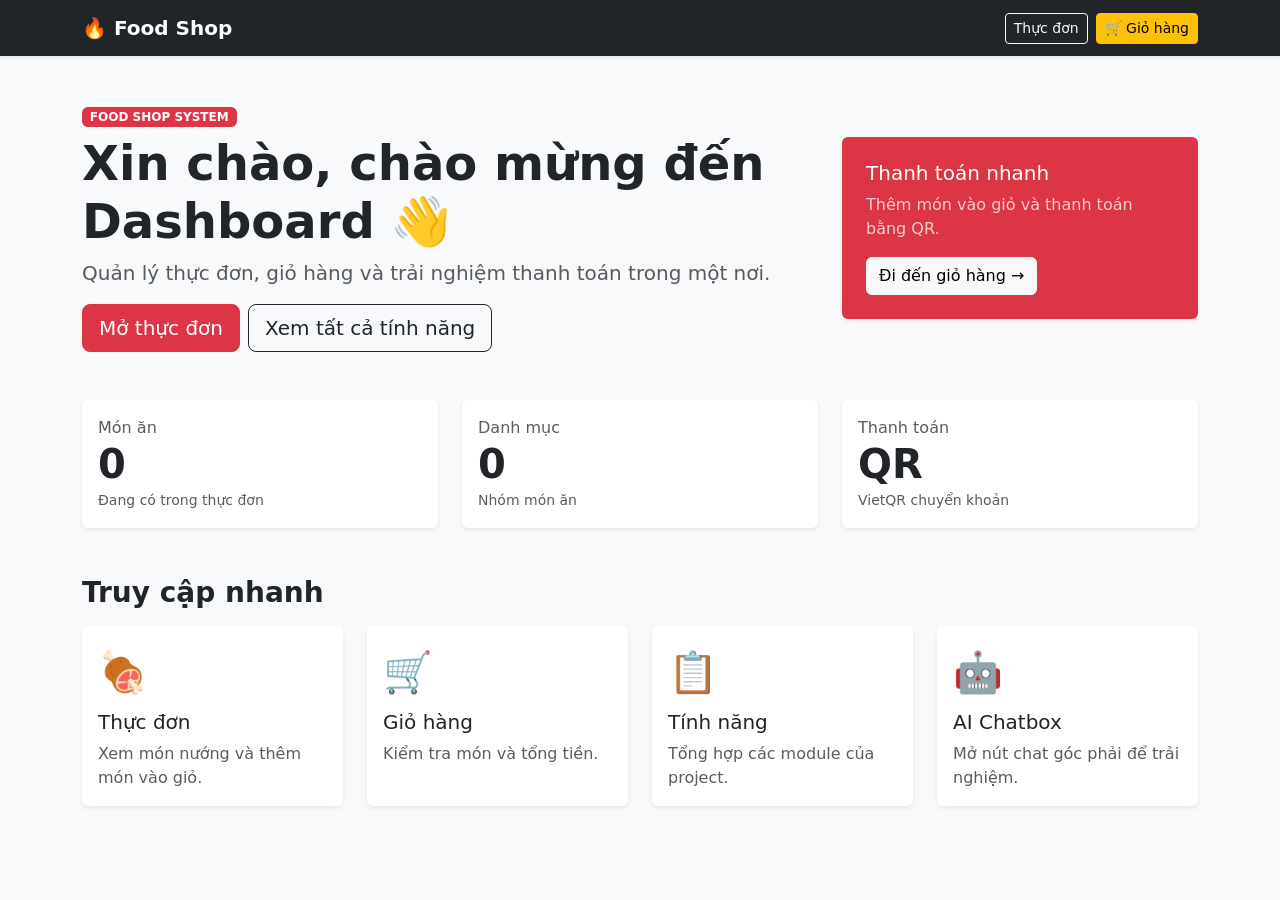
<file: src/main/resources/templates/dashboard.html>
<!DOCTYPE html>
<html lang="vi" xmlns:th="http://www.thymeleaf.org">
<head>
    <meta charset="UTF-8">
    <meta name="viewport" content="width=device-width, initial-scale=1">
    <title>Food Shop Dashboard</title>
    <link href="https://cdn.jsdelivr.net/npm/bootstrap@5.3.3/dist/css/bootstrap.min.css" rel="stylesheet">
    <link rel="stylesheet" th:href="@{/css/style.css}">
</head>
<body class="bg-light">
<nav class="navbar navbar-expand-lg navbar-dark bg-dark shadow-sm">
    <div class="container">
        <a class="navbar-brand fw-bold" th:href="@{/}">🔥 Food Shop</a>
        <div class="d-flex gap-2">
            <a class="btn btn-outline-light btn-sm" th:href="@{/food/donuong}">Thực đơn</a>
            <a class="btn btn-warning btn-sm" th:href="@{/cart}">🛒 Giỏ hàng</a>
        </div>
    </div>
</nav>

<main class="container py-5">
    <div class="row align-items-center g-4 mb-5">
        <div class="col-lg-8">
            <span class="badge text-bg-danger mb-2">FOOD SHOP SYSTEM</span>
            <h1 class="display-5 fw-bold">Xin chào, chào mừng đến Dashboard 👋</h1>
            <p class="lead text-muted">Quản lý thực đơn, giỏ hàng và trải nghiệm thanh toán trong một nơi.</p>
            <div class="d-flex flex-wrap gap-2">
                <a class="btn btn-danger btn-lg" th:href="@{/food/donuong}">Mở thực đơn</a>
                <a class="btn btn-outline-dark btn-lg" th:href="@{/features}">Xem tất cả tính năng</a>
            </div>
        </div>
        <div class="col-lg-4">
            <div class="card border-0 shadow-sm bg-danger text-white">
                <div class="card-body p-4">
                    <h5 class="card-title">Thanh toán nhanh</h5>
                    <p class="card-text opacity-75">Thêm món vào giỏ và thanh toán bằng QR.</p>
                    <a class="btn btn-light" th:href="@{/cart}">Đi đến giỏ hàng →</a>
                </div>
            </div>
        </div>
    </div>

    <div class="row g-4 mb-5">
        <div class="col-md-4"><div class="card border-0 shadow-sm h-100"><div class="card-body"><div class="text-muted">Món ăn</div><div class="display-6 fw-bold" th:text="${foodCount}">0</div><small class="text-muted">Đang có trong thực đơn</small></div></div></div>
        <div class="col-md-4"><div class="card border-0 shadow-sm h-100"><div class="card-body"><div class="text-muted">Danh mục</div><div class="display-6 fw-bold" th:text="${categoryCount}">0</div><small class="text-muted">Nhóm món ăn</small></div></div></div>
        <div class="col-md-4"><div class="card border-0 shadow-sm h-100"><div class="card-body"><div class="text-muted">Thanh toán</div><div class="display-6 fw-bold">QR</div><small class="text-muted">VietQR chuyển khoản</small></div></div></div>
    </div>

    <h3 class="fw-bold mb-3">Truy cập nhanh</h3>
    <div class="row g-4">
        <div class="col-md-6 col-lg-3"><a class="text-decoration-none" th:href="@{/food/donuong}"><div class="card border-0 shadow-sm h-100"><div class="card-body"><div class="fs-1">🍖</div><h5 class="text-dark mt-2">Thực đơn</h5><p class="text-muted mb-0">Xem món nướng và thêm món vào giỏ.</p></div></div></a></div>
        <div class="col-md-6 col-lg-3"><a class="text-decoration-none" th:href="@{/cart}"><div class="card border-0 shadow-sm h-100"><div class="card-body"><div class="fs-1">🛒</div><h5 class="text-dark mt-2">Giỏ hàng</h5><p class="text-muted mb-0">Kiểm tra món và tổng tiền.</p></div></div></a></div>
        <div class="col-md-6 col-lg-3"><a class="text-decoration-none" th:href="@{/features}"><div class="card border-0 shadow-sm h-100"><div class="card-body"><div class="fs-1">📋</div><h5 class="text-dark mt-2">Tính năng</h5><p class="text-muted mb-0">Tổng hợp các module của project.</p></div></div></a></div>
        <div class="col-md-6 col-lg-3"><div class="card border-0 shadow-sm h-100"><div class="card-body"><div class="fs-1">🤖</div><h5 class="text-dark mt-2">AI Chatbox</h5><p class="text-muted mb-0">Mở nút chat góc phải để trải nghiệm.</p></div></div></div>
    </div>
</main>

<div th:replace="~{fragments/chat-widget :: chatWidget}"></div>
<script th:src="@{/js/chat-widget.js}"></script>
</body>
</html>
</file>
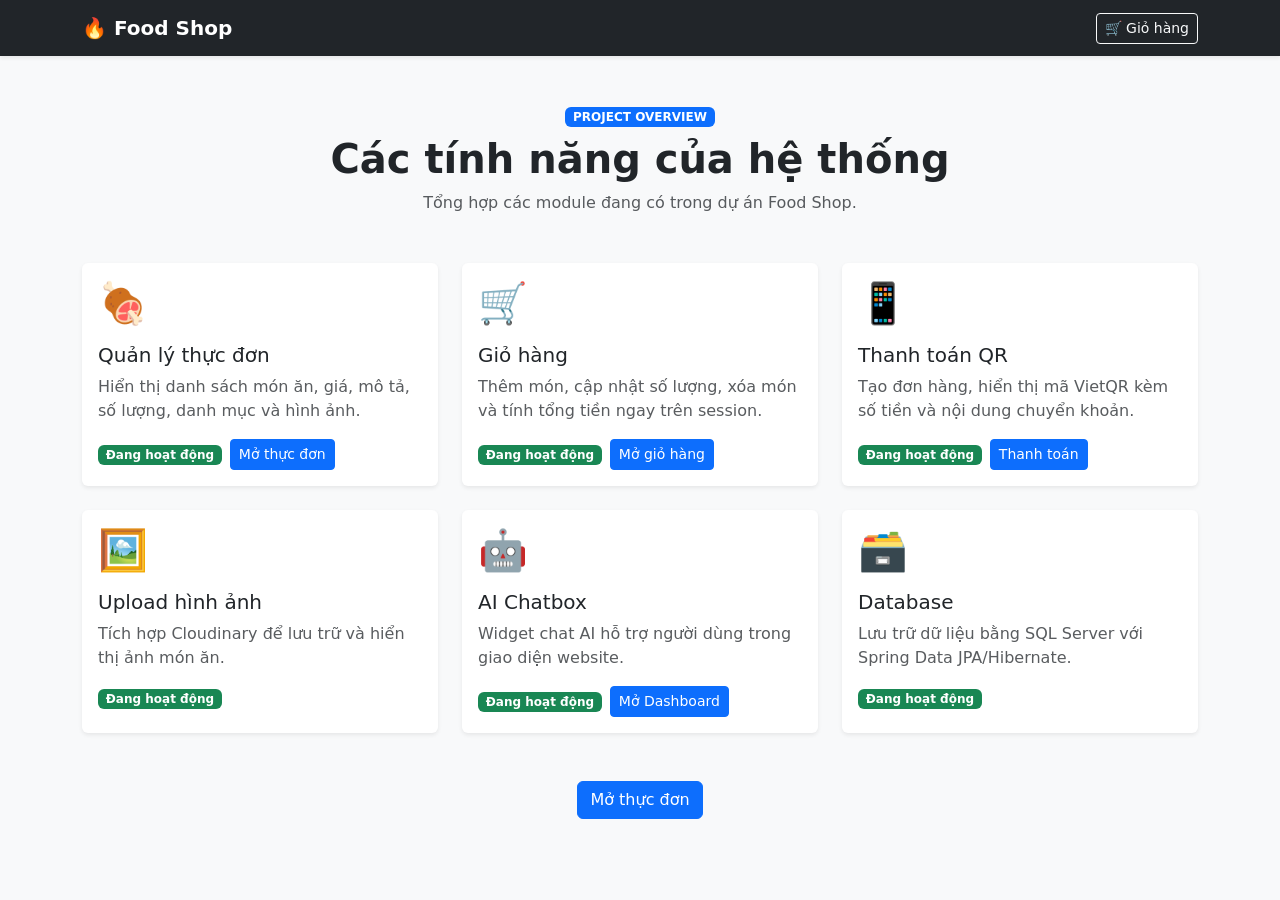
<file: src/main/resources/templates/features.html>
<!DOCTYPE html>
<html lang="vi" xmlns:th="http://www.thymeleaf.org">
<head>
    <meta charset="UTF-8"><meta name="viewport" content="width=device-width, initial-scale=1">
    <title>Tính năng hệ thống</title>
    <link href="https://cdn.jsdelivr.net/npm/bootstrap@5.3.3/dist/css/bootstrap.min.css" rel="stylesheet">
</head>
<body class="bg-light">
<nav class="navbar navbar-dark bg-dark shadow-sm"><div class="container"><a class="navbar-brand fw-bold" th:href="@{/food/donuong}">🔥 Food Shop</a><a class="btn btn-outline-light btn-sm" th:href="@{/cart}">🛒 Giỏ hàng</a></div></nav>
<main class="container py-5">
    <div class="text-center mb-5"><span class="badge text-bg-primary mb-2">PROJECT OVERVIEW</span><h1 class="fw-bold">Các tính năng của hệ thống</h1><p class="text-muted">Tổng hợp các module đang có trong dự án Food Shop.</p></div>
    <div class="row g-4">
        <div class="col-md-6 col-lg-4"><div class="card h-100 border-0 shadow-sm feature-card" role="button" tabindex="0" onclick="location.href='/food/donuong'"><div class="card-body d-flex flex-column"><div class="display-6">🍖</div><h5 class="mt-3">Quản lý thực đơn</h5><p class="text-muted">Hiển thị danh sách món ăn, giá, mô tả, số lượng, danh mục và hình ảnh.</p><div class="mt-auto"><span class="badge text-bg-success">Đang hoạt động</span><a class="btn btn-sm btn-primary ms-2" th:href="@{/food/donuong}">Mở thực đơn</a></div></div></div></div>
        <div class="col-md-6 col-lg-4"><div class="card h-100 border-0 shadow-sm feature-card" role="button" tabindex="0" onclick="location.href='/cart'"><div class="card-body d-flex flex-column"><div class="display-6">🛒</div><h5 class="mt-3">Giỏ hàng</h5><p class="text-muted">Thêm món, cập nhật số lượng, xóa món và tính tổng tiền ngay trên session.</p><div class="mt-auto"><span class="badge text-bg-success">Đang hoạt động</span><a class="btn btn-sm btn-primary ms-2" th:href="@{/cart}">Mở giỏ hàng</a></div></div></div></div>
        <div class="col-md-6 col-lg-4"><div class="card h-100 border-0 shadow-sm feature-card" role="button" tabindex="0" onclick="location.href='/cart'"><div class="card-body d-flex flex-column"><div class="display-6">📱</div><h5 class="mt-3">Thanh toán QR</h5><p class="text-muted">Tạo đơn hàng, hiển thị mã VietQR kèm số tiền và nội dung chuyển khoản.</p><div class="mt-auto"><span class="badge text-bg-success">Đang hoạt động</span><a class="btn btn-sm btn-primary ms-2" th:href="@{/cart}">Thanh toán</a></div></div></div></div>
        <div class="col-md-6 col-lg-4"><div class="card h-100 border-0 shadow-sm"><div class="card-body"><div class="display-6">🖼️</div><h5 class="mt-3">Upload hình ảnh</h5><p class="text-muted">Tích hợp Cloudinary để lưu trữ và hiển thị ảnh món ăn.</p><span class="badge text-bg-success">Đang hoạt động</span></div></div></div>
        <div class="col-md-6 col-lg-4"><div class="card h-100 border-0 shadow-sm feature-card" role="button" tabindex="0" onclick="location.href='/'"><div class="card-body d-flex flex-column"><div class="display-6">🤖</div><h5 class="mt-3">AI Chatbox</h5><p class="text-muted">Widget chat AI hỗ trợ người dùng trong giao diện website.</p><div class="mt-auto"><span class="badge text-bg-success">Đang hoạt động</span><a class="btn btn-sm btn-primary ms-2" th:href="@{/}">Mở Dashboard</a></div></div></div></div>
        <div class="col-md-6 col-lg-4"><div class="card h-100 border-0 shadow-sm"><div class="card-body"><div class="display-6">🗃️</div><h5 class="mt-3">Database</h5><p class="text-muted">Lưu trữ dữ liệu bằng SQL Server với Spring Data JPA/Hibernate.</p><span class="badge text-bg-success">Đang hoạt động</span></div></div></div>
    </div>
    <div class="text-center mt-5"><a class="btn btn-primary" th:href="@{/food/donuong}">Mở thực đơn</a></div>
</main>
<style>
    .feature-card { cursor: pointer; transition: transform .2s, box-shadow .2s; }
    .feature-card:hover { transform: translateY(-4px); box-shadow: 0 .5rem 1rem rgba(0,0,0,.15) !important; }
</style>
</body>
</html>
</file>
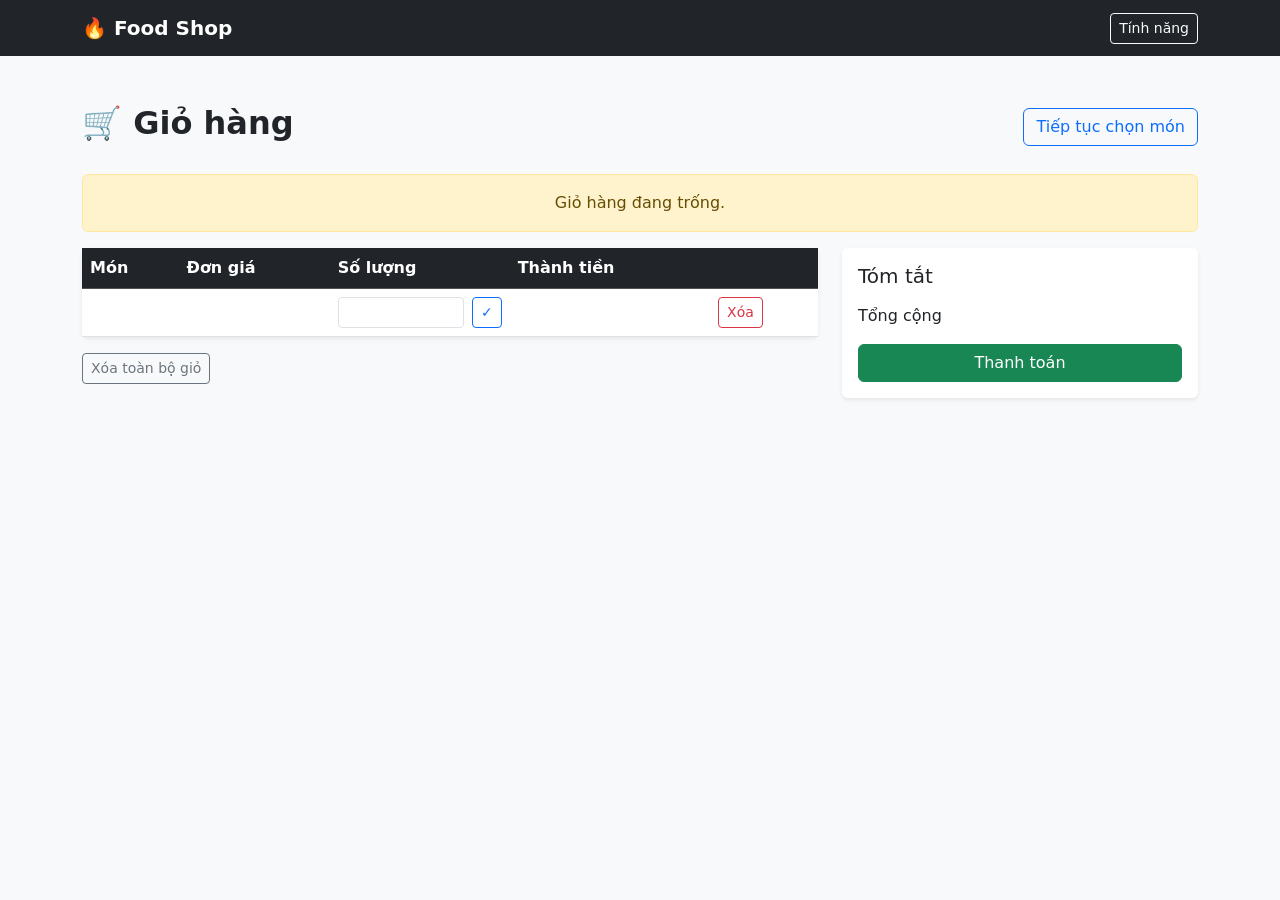
<file: src/main/resources/templates/cart/view.html>
<!DOCTYPE html>
<html lang="vi" xmlns:th="http://www.thymeleaf.org">
<head>
    <meta charset="UTF-8"><title>Giỏ hàng</title>
    <link href="https://cdn.jsdelivr.net/npm/bootstrap@5.3.3/dist/css/bootstrap.min.css" rel="stylesheet">
</head>
<body class="bg-light">
<nav class="navbar navbar-dark bg-dark"><div class="container"><a class="navbar-brand fw-bold" th:href="@{/food/donuong}">🔥 Food Shop</a><a class="btn btn-outline-light btn-sm" th:href="@{/features}">Tính năng</a></div></nav>
<div class="container py-5">
    <div class="d-flex justify-content-between align-items-center mb-4"><h2 class="fw-bold">🛒 Giỏ hàng</h2><a class="btn btn-outline-primary" th:href="@{/food/donuong}">Tiếp tục chọn món</a></div>
    <div th:if="${#lists.isEmpty(cartLines)}" class="alert alert-warning text-center">Giỏ hàng đang trống.</div>
    <div th:unless="${#lists.isEmpty(cartLines)}" class="row g-4">
        <div class="col-lg-8">
            <div class="card border-0 shadow-sm"><div class="table-responsive"><table class="table align-middle mb-0">
                <thead class="table-dark"><tr><th>Món</th><th>Đơn giá</th><th style="width:180px">Số lượng</th><th>Thành tiền</th><th></th></tr></thead>
                <tbody><tr th:each="line : ${cartLines}">
                    <td><div class="fw-bold" th:text="${line.food.name}"></div><small class="text-muted" th:text="${line.food.description}"></small></td>
                    <td th:text="${line.food.price} + ' VNĐ'"></td>
                    <td><form class="d-flex" method="post" th:action="@{/cart/update}"><input type="hidden" name="foodId" th:value="${line.food.id}"><input class="form-control form-control-sm me-2" type="number" name="quantity" min="1" th:value="${line.quantity}"><button class="btn btn-outline-primary btn-sm">✓</button></form></td>
                    <td class="fw-bold text-danger" th:text="${line.subtotal} + ' VNĐ'"></td>
                    <td><form method="post" th:action="@{/cart/remove}"><input type="hidden" name="foodId" th:value="${line.food.id}"><button class="btn btn-outline-danger btn-sm">Xóa</button></form></td>
                </tr></tbody>
            </table></div></div>
            <form class="mt-3" method="post" th:action="@{/cart/clear}"><button class="btn btn-outline-secondary btn-sm">Xóa toàn bộ giỏ</button></form>
        </div>
        <div class="col-lg-4"><div class="card border-0 shadow-sm"><div class="card-body"><h5>Tóm tắt</h5><div class="d-flex justify-content-between my-3"><span>Tổng cộng</span><strong class="text-danger" th:text="${cartTotal} + ' VNĐ'"></strong></div><a class="btn btn-success w-100" th:href="@{/checkout}">Thanh toán</a></div></div></div>
    </div>
</div>
</body>
</html>
</file>
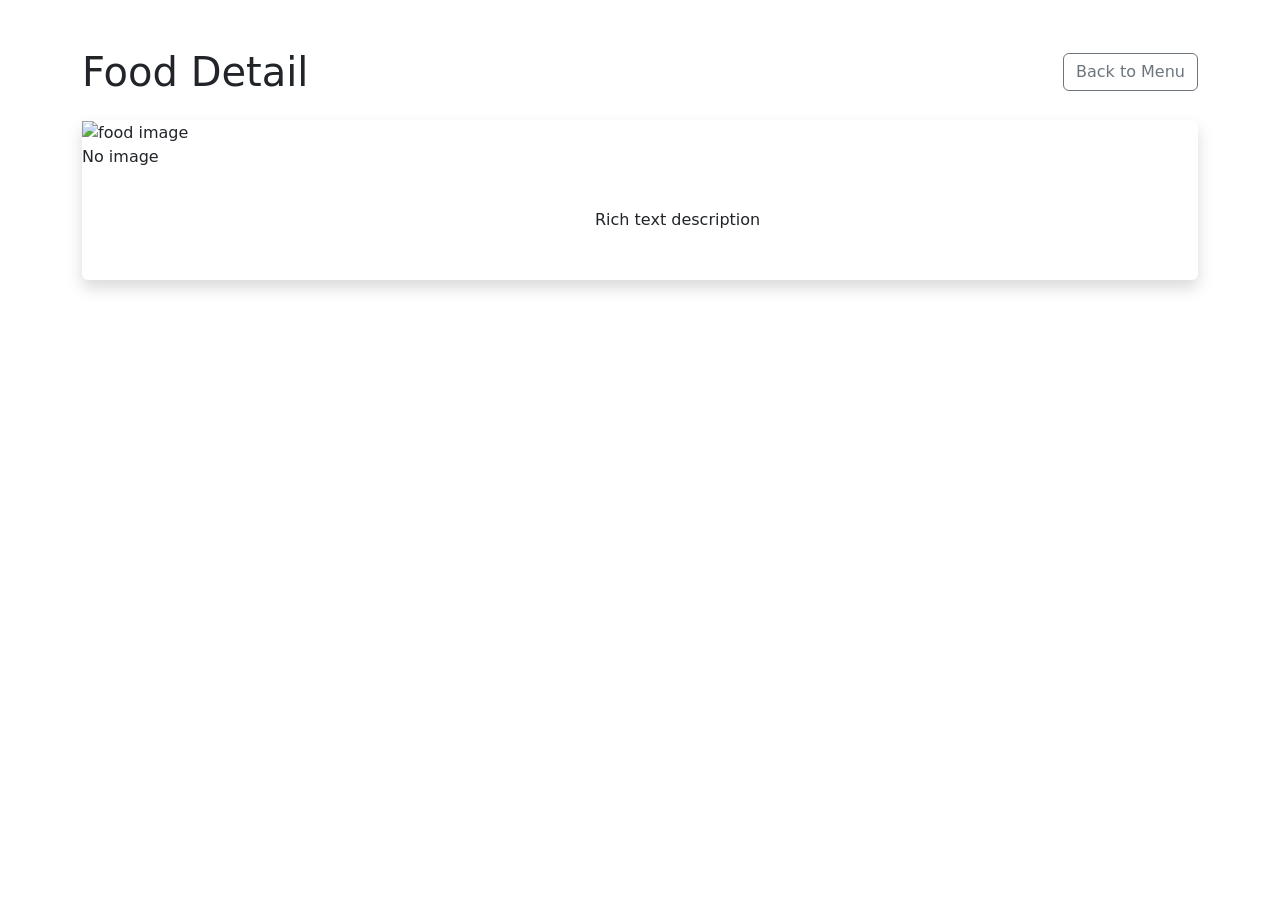
<file: src/main/resources/templates/food/detail.html>
<!DOCTYPE html>
<html lang="en" xmlns:th="http://www.thymeleaf.org">
<head>
    <meta charset="UTF-8">
    <title>Food Detail</title>
    <link href="https://cdn.jsdelivr.net/npm/bootstrap@5.3.3/dist/css/bootstrap.min.css" rel="stylesheet">
    <link rel="stylesheet" th:href="@{/css/style.css}">
</head>
<body>
<div class="container py-5">
    <div class="d-flex justify-content-between align-items-center mb-4">
        <h1 class="mb-0">Food Detail</h1>
        <a class="btn btn-outline-secondary" th:href="@{/food/donuong}">Back to Menu</a>
    </div>

    <div class="card shadow border-0 detail-card">
        <div class="row g-0">
            <div class="col-lg-5">
                <img th:if="${food.imageUrl != null}" th:src="${food.imageUrl}" class="detail-image" alt="food image">
                <div th:if="${food.imageUrl == null}" class="detail-image detail-image-placeholder">
                    No image
                </div>
            </div>

            <div class="col-lg-7">
                <div class="card-body p-4 p-lg-5">
                    <span class="badge bg-warning text-dark mb-3" th:text="${food.category.name}"></span>
                    <h2 class="mb-3" th:text="${food.name}"></h2>

                    <div class="d-flex gap-3 flex-wrap mb-4">
                        <span class="badge bg-danger detail-badge" th:text="${food.price} + ' VND'"></span>
                        <span class="badge bg-success detail-badge" th:text="'Qty: ' + ${food.quantity}"></span>
                    </div>

                    <div class="richtext-card">
                        <div class="richtext-label">Rich text description</div>
                        <div class="richtext-output" th:utext="${food.description}"></div>
                    </div>
                </div>
            </div>
        </div>
    </div>
</div>
</body>
</html>
</file>
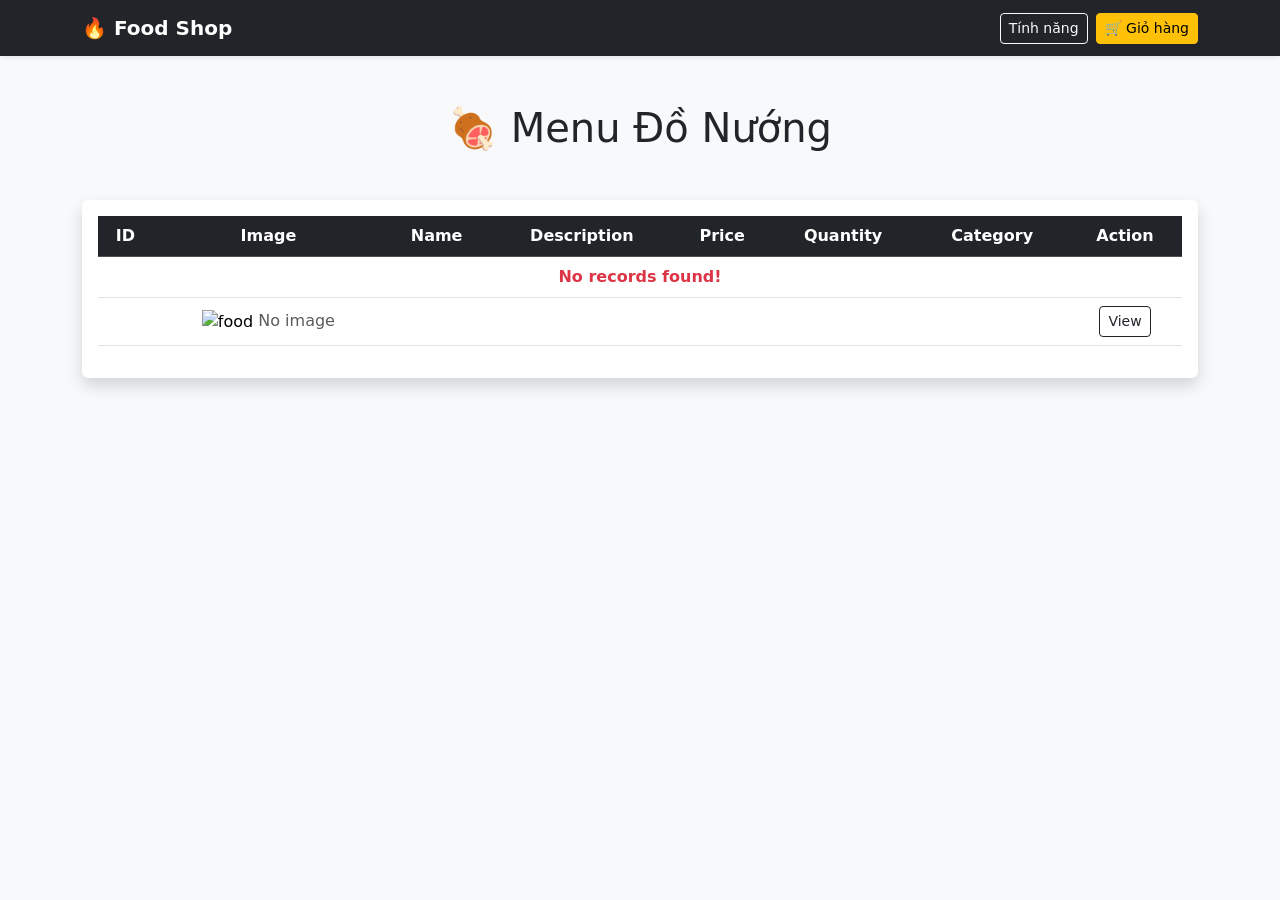
<file: src/main/resources/templates/food/list.html>
<!DOCTYPE html>
<html lang="en" xmlns:th="http://www.thymeleaf.org">
<head>
    <meta charset="UTF-8">
    <title>Menu Đồ Nướng</title>

    <!-- Bootstrap -->
    <link href="https://cdn.jsdelivr.net/npm/bootstrap@5.3.3/dist/css/bootstrap.min.css" rel="stylesheet">

    <!-- Custom CSS -->
    <link rel="stylesheet" th:href="@{/css/style.css}">
</head>
<body class="bg-light">
<nav class="navbar navbar-expand-lg bg-dark navbar-dark shadow-sm">
    <div class="container">
        <a class="navbar-brand fw-bold" th:href="@{/food/donuong}">🔥 Food Shop</a>
        <div class="d-flex gap-2">
            <a class="btn btn-outline-light btn-sm" th:href="@{/features}">Tính năng</a>
            <a class="btn btn-warning btn-sm" th:href="@{/cart}">🛒 Giỏ hàng</a>
        </div>
    </div>
</nav>
<div class="container py-5">
    <h1 class="text-center mb-5">🍖 Menu Đồ Nướng</h1>

    <div class="card shadow border-0">
        <div class="card-body">
            <table class="table table-hover align-middle text-center">
                <thead class="table-dark">
                <tr>
                    <th>ID</th>
                    <th>Image</th>
                    <th>Name</th>
                    <th>Description</th>
                    <th>Price</th>
                    <th>Quantity</th>
                    <th>Category</th>
                    <th>Action</th>
                </tr>
                </thead>
                <tbody>
                <!-- Empty -->
                <tr th:if="${#lists.isEmpty(foodbags)}">
                    <td colspan="8" class="text-danger fw-bold">No records found!</td>
                </tr>

                <!-- Data -->
                <tr th:each="x : ${foodbags}">
                    <td th:text="${x.id}"></td>

                    <!-- IMAGE -->
                    <td>
                        <img th:if="${x.imageUrl != null}" th:src="${x.imageUrl}"
                             class="food-image" alt="food"
                             style="width:70px;height:70px;object-fit:cover;">
                        <span th:if="${x.imageUrl == null}" class="text-muted">No image</span>
                    </td>

                    <!-- NAME -->
                    <td class="fw-bold" th:text="${x.name}"></td>

                    <!-- DESCRIPTION -->
                    <td>
                        <div class="description-preview" th:utext="${x.description}"></div>
                    </td>

                    <!-- PRICE -->
                    <td>
                        <span class="badge bg-danger" th:text="${x.price} + ' VNĐ'"></span>
                    </td>

                    <!-- QUANTITY -->
                    <td>
                        <span class="badge bg-success" th:text="${x.quantity}"></span>
                    </td>

                    <!-- CATEGORY -->
                    <td>
                        <span class="badge bg-warning text-dark" th:text="${x.category.name}"></span>
                    </td>

                    <td>
                        <a class="btn btn-outline-dark btn-sm"
                           th:href="@{/food/donuong/{id}(id=${x.id})}">
                            View
                        </a>
                    </td>
                </tr>
                </tbody>
            </table>
        </div>
    </div>
</div>

<!-- AI Chatbox -->
<div th:replace="~{fragments/chat-widget :: chatWidget}"></div>

<script th:src="@{/js/chat-widget.js}"></script>

</body>
</html>
</file>
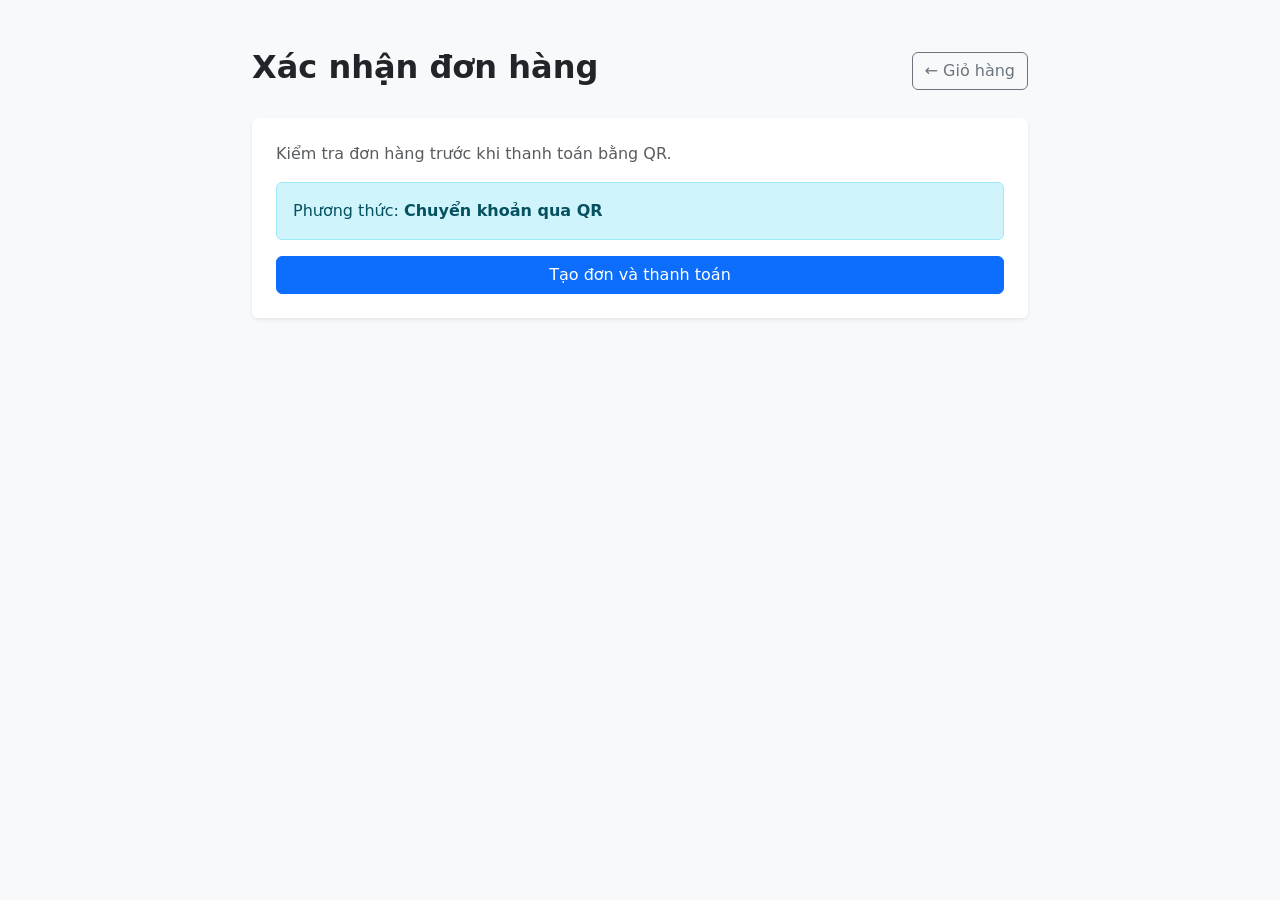
<file: src/main/resources/templates/payment/checkout.html>
<!DOCTYPE html>
<html lang="vi" xmlns:th="http://www.thymeleaf.org">
<head>
    <meta charset="UTF-8"><title>Xác nhận đơn hàng</title>
    <link href="https://cdn.jsdelivr.net/npm/bootstrap@5.3.3/dist/css/bootstrap.min.css" rel="stylesheet">
</head>
<body class="bg-light">
<div class="container py-5" style="max-width: 800px">
    <div class="d-flex justify-content-between align-items-center mb-4">
        <h2 class="fw-bold">Xác nhận đơn hàng</h2>
        <a class="btn btn-outline-secondary" th:href="@{/cart}">← Giỏ hàng</a>
    </div>
    <div class="card border-0 shadow-sm">
        <div class="card-body p-4">
            <p class="text-muted">Kiểm tra đơn hàng trước khi thanh toán bằng QR.</p>
            <div class="alert alert-info">Phương thức: <strong>Chuyển khoản qua QR</strong></div>
            <form method="post" th:action="@{/checkout}">
                <button class="btn btn-primary w-100" type="submit">Tạo đơn và thanh toán</button>
            </form>
        </div>
    </div>
</div>
</body>
</html>
</file>
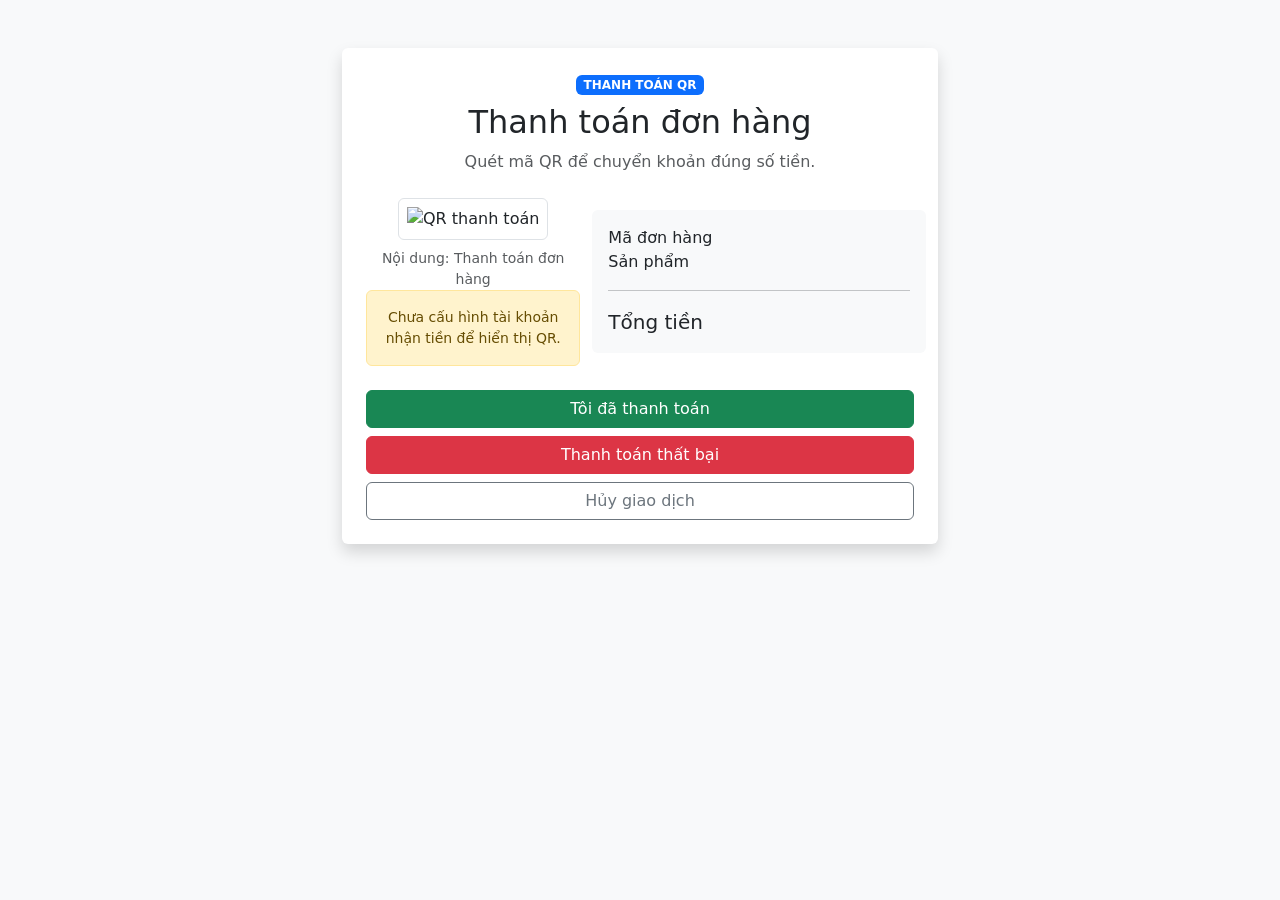
<file: src/main/resources/templates/payment/mock-payment.html>
<!DOCTYPE html>
<html lang="vi" xmlns:th="http://www.thymeleaf.org">
<head>
    <meta charset="UTF-8">
    <title>Thanh toán đơn hàng</title>
    <link href="https://cdn.jsdelivr.net/npm/bootstrap@5.3.3/dist/css/bootstrap.min.css" rel="stylesheet">
</head>
<body class="bg-light">
<div class="container py-5" style="max-width: 620px">
    <div class="card shadow border-0">
        <div class="card-body p-4">
            <div class="text-center mb-4">
                <div class="badge text-bg-primary mb-2">THANH TOÁN QR</div>
                <h2>Thanh toán đơn hàng</h2>
                <p class="text-muted mb-0">Quét mã QR để chuyển khoản đúng số tiền.</p>
            </div>

            <div class="row g-4 align-items-center mb-4">
                <div class="col-md-5 text-center">
                    <img th:if="${qrConfigured}" class="img-fluid border rounded p-2 bg-white" style="max-width:220px"
                         alt="QR thanh toán"
                         th:src="${qrUrl}">
                    <div th:if="${qrConfigured}"><small class="d-block text-muted mt-2">Nội dung: Thanh toán đơn hàng</small></div>
                    <div th:unless="${qrConfigured}" class="alert alert-warning small mb-0">Chưa cấu hình tài khoản nhận tiền để hiển thị QR.</div>
                </div>
                <div class="col-md-7 bg-light rounded p-3">
                <div class="d-flex justify-content-between">
                    <span>Mã đơn hàng</span>
                    <strong th:text="${payment.order.id}"></strong>
                </div>
                <div class="d-flex justify-content-between">
                    <span>Sản phẩm</span>
                    <strong th:text="${#lists.size(payment.order.items) + ' món'}"></strong>
                </div>
                <div class="small text-muted mt-2" th:each="item : ${payment.order.items}">
                    <span th:text="${item.food.name + ' × ' + item.quantity}"></span>
                </div>
                <hr>
                <div class="d-flex justify-content-between fs-5">
                    <span>Tổng tiền</span>
                    <strong class="text-danger" th:text="${payment.amount} + ' VNĐ'"></strong>
                </div>
                </div>
            </div>

            <form method="post" th:action="@{/payment/{id}/process(id=${payment.order.id})}">
                <button class="btn btn-success w-100 mb-2" name="action" value="success" type="submit">
                    Tôi đã thanh toán
                </button>
                <button class="btn btn-danger w-100 mb-2" name="action" value="failed" type="submit">
                    Thanh toán thất bại
                </button>
                <button class="btn btn-outline-secondary w-100" name="action" value="cancel" type="submit">
                    Hủy giao dịch
                </button>
            </form>
        </div>
    </div>
</div>
</body>
</html>
</file>
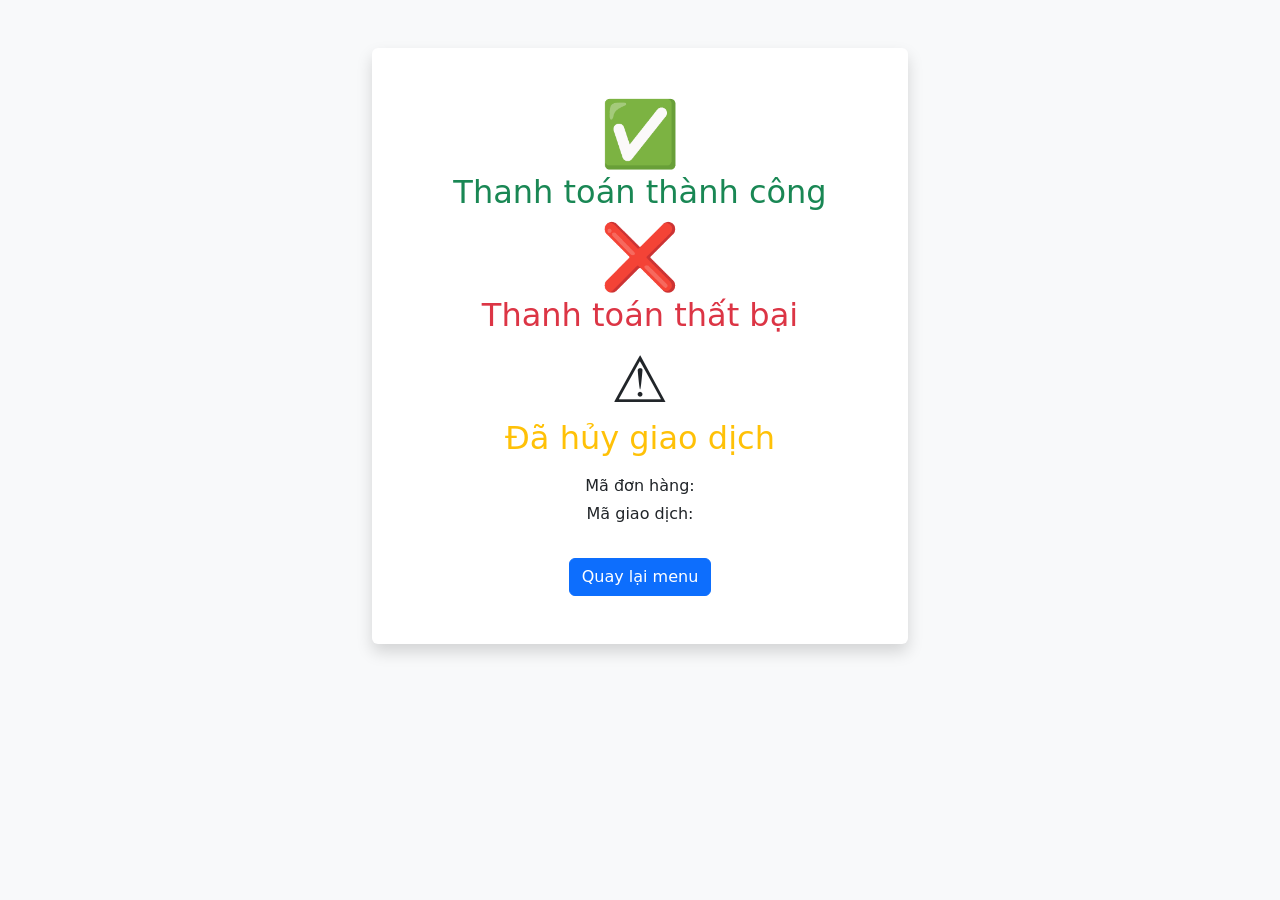
<file: src/main/resources/templates/payment/result.html>
<!DOCTYPE html>
<html lang="vi" xmlns:th="http://www.thymeleaf.org">
<head>
    <meta charset="UTF-8">
    <title>Kết quả thanh toán</title>
    <link href="https://cdn.jsdelivr.net/npm/bootstrap@5.3.3/dist/css/bootstrap.min.css" rel="stylesheet">
</head>
<body class="bg-light">
<div class="container py-5" style="max-width: 560px">
    <div class="card shadow border-0 text-center">
        <div class="card-body p-5">
            <div th:if="${payment.status.name() == 'SUCCESS'}">
                <div class="display-3">✅</div>
                <h2 class="text-success">Thanh toán thành công</h2>
            </div>
            <div th:if="${payment.status.name() == 'FAILED'}">
                <div class="display-3">❌</div>
                <h2 class="text-danger">Thanh toán thất bại</h2>
            </div>
            <div th:if="${payment.status.name() == 'CANCELLED'}">
                <div class="display-3">⚠️</div>
                <h2 class="text-warning">Đã hủy giao dịch</h2>
            </div>
            <p class="mt-3 mb-1">Mã đơn hàng: <strong th:text="${payment.order.id}"></strong></p>
            <p>Mã giao dịch: <strong th:text="${payment.transactionCode}"></strong></p>
            <a class="btn btn-primary mt-3" th:href="@{/food/donuong}">Quay lại menu</a>
        </div>
    </div>
</div>
</body>
</html>
</file>
